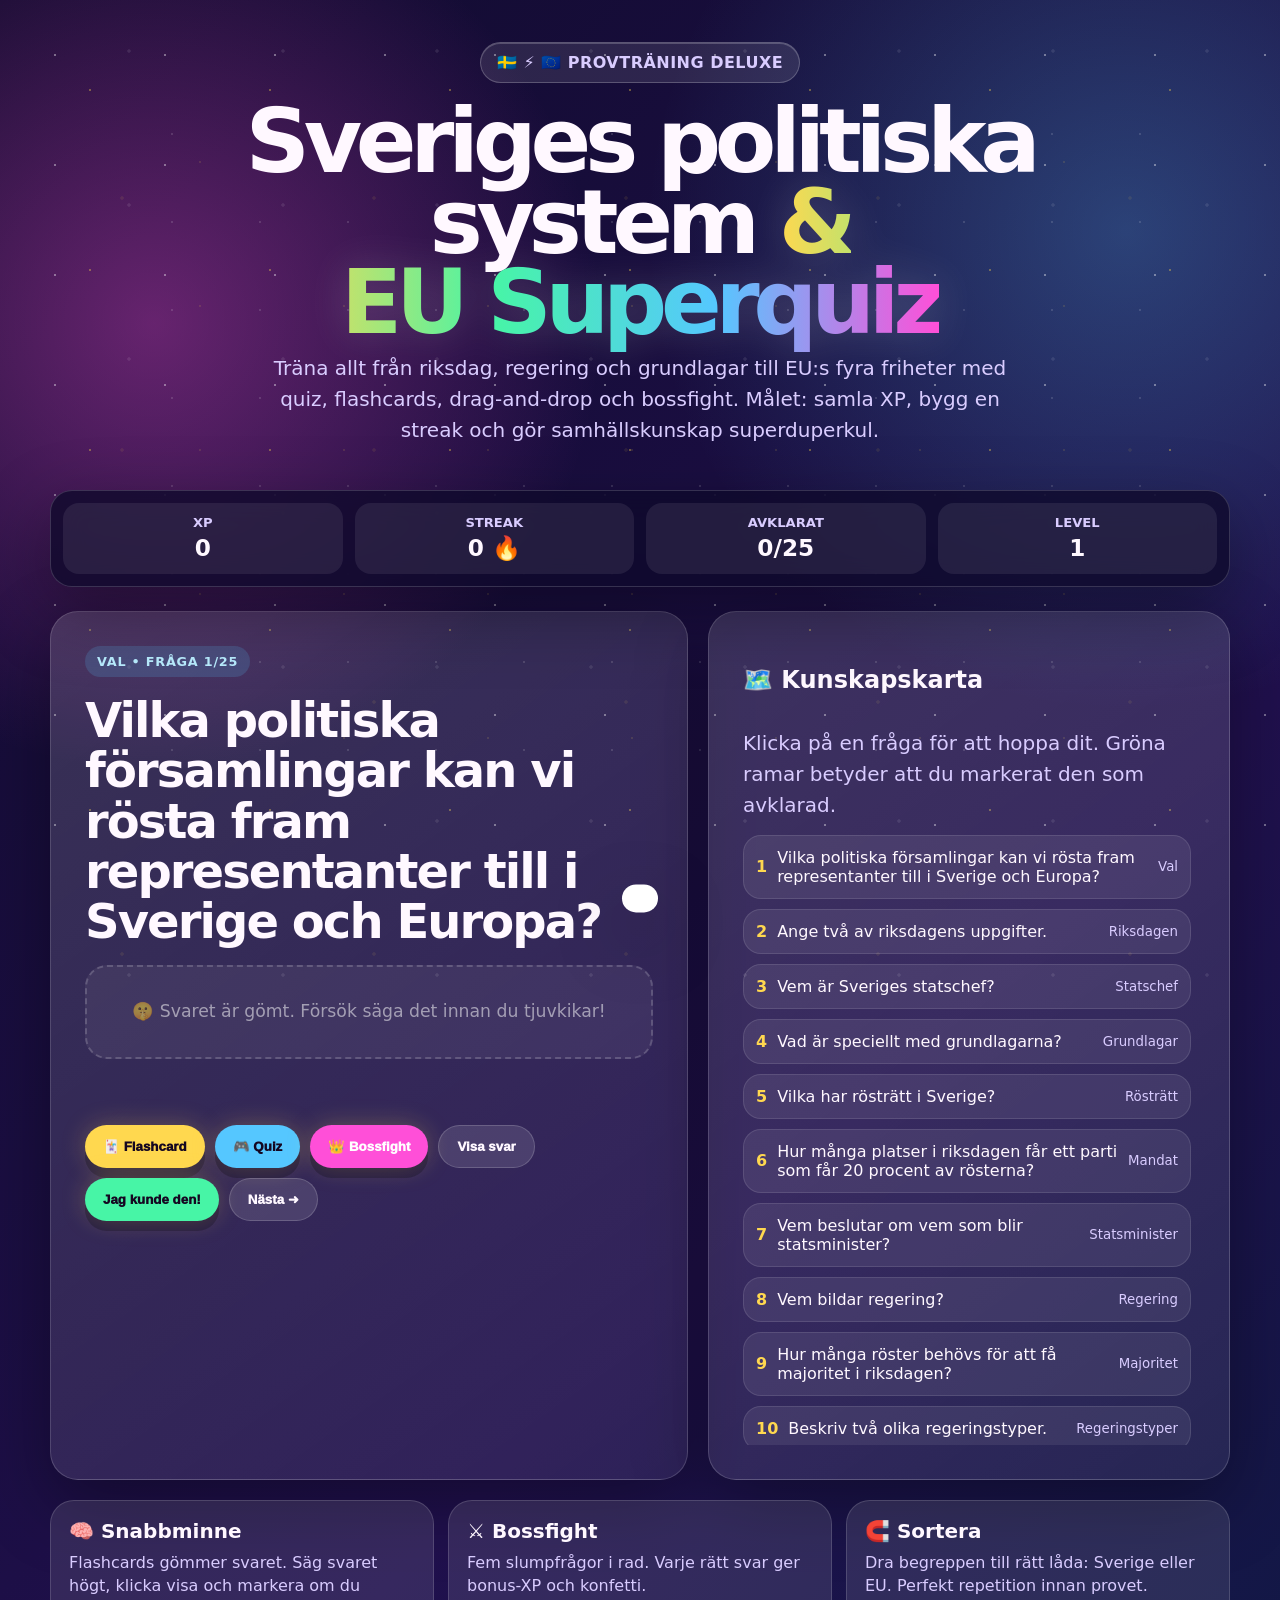
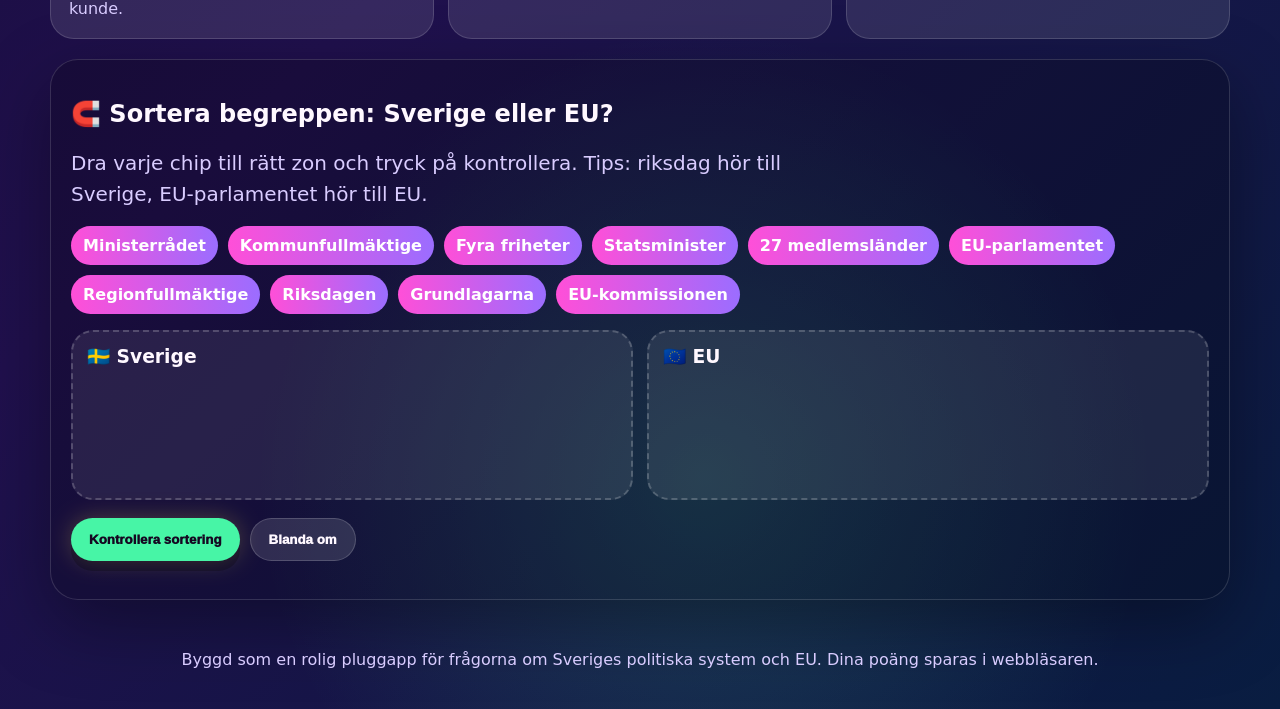
<file: sverige-eu-superquiz.html>
<!DOCTYPE html>
<html lang="sv">
<head>
  <meta charset="UTF-8">
  <meta name="viewport" content="width=device-width, initial-scale=1.0">
  <title>Sveriges politiska system & EU — Superquiz</title>
  <style>
    :root {
      --bg: #110b2e;
      --bg-2: #20104d;
      --card: rgba(255,255,255,.11);
      --card-strong: rgba(255,255,255,.18);
      --text: #fff8ff;
      --muted: #d9ccff;
      --pink: #ff4fd8;
      --yellow: #ffd84f;
      --green: #47f5a6;
      --blue: #55c7ff;
      --purple: #9b6dff;
      --danger: #ff6b6b;
      --shadow: 0 24px 70px rgba(0,0,0,.35);
      --radius: 28px;
      font-family: Inter, ui-rounded, "Comic Sans MS", system-ui, sans-serif;
    }

    * { box-sizing: border-box; }

    body {
      margin: 0;
      min-height: 100vh;
      color: var(--text);
      background:
        radial-gradient(circle at 12% 14%, rgba(255,79,216,.35), transparent 28rem),
        radial-gradient(circle at 88% 10%, rgba(85,199,255,.28), transparent 30rem),
        radial-gradient(circle at 55% 90%, rgba(71,245,166,.18), transparent 28rem),
        linear-gradient(135deg, var(--bg), var(--bg-2) 55%, #091d41);
      overflow-x: hidden;
    }

    .stars, .stars::before, .stars::after {
      position: fixed;
      inset: 0;
      pointer-events: none;
      background-image:
        radial-gradient(circle, rgba(255,255,255,.85) 0 1px, transparent 1.5px),
        radial-gradient(circle, rgba(255,216,79,.8) 0 1px, transparent 1.5px);
      background-size: 110px 110px, 180px 180px;
      animation: drift 18s linear infinite;
      opacity: .45;
    }

    .stars::before, .stars::after { content: ""; }
    .stars::before { transform: scale(1.4); animation-duration: 28s; opacity: .25; }
    .stars::after { transform: scale(.8); animation-duration: 12s; opacity: .35; }

    @keyframes drift { to { translate: -120px 120px; } }

    header {
      position: relative;
      padding: 42px clamp(18px, 4vw, 72px) 20px;
      text-align: center;
    }

    .badge {
      display: inline-flex;
      gap: 10px;
      align-items: center;
      padding: 10px 16px;
      border: 1px solid rgba(255,255,255,.22);
      border-radius: 999px;
      background: rgba(255,255,255,.1);
      box-shadow: inset 0 1px 0 rgba(255,255,255,.2);
      color: var(--muted);
      font-weight: 800;
      letter-spacing: .03em;
      text-transform: uppercase;
    }

    h1 {
      margin: 18px auto 10px;
      max-width: 1000px;
      font-size: clamp(2.2rem, 7vw, 5.7rem);
      line-height: .9;
      letter-spacing: -.07em;
      text-wrap: balance;
    }

    .rainbow {
      background: linear-gradient(90deg, var(--yellow), var(--green), var(--blue), var(--pink));
      -webkit-background-clip: text;
      background-clip: text;
      color: transparent;
      filter: drop-shadow(0 0 20px rgba(255,255,255,.18));
    }

    .intro {
      max-width: 760px;
      margin: 0 auto;
      color: var(--muted);
      font-size: clamp(1rem, 2.5vw, 1.25rem);
      line-height: 1.55;
    }

    main {
      position: relative;
      width: min(1180px, calc(100% - 28px));
      margin: 0 auto 50px;
    }

    .hud {
      position: sticky;
      top: 10px;
      z-index: 5;
      display: grid;
      grid-template-columns: repeat(4, 1fr);
      gap: 12px;
      margin: 24px 0;
      padding: 12px;
      border: 1px solid rgba(255,255,255,.16);
      border-radius: 22px;
      background: rgba(15,9,43,.78);
      backdrop-filter: blur(16px);
      box-shadow: var(--shadow);
    }

    .stat {
      padding: 12px;
      border-radius: 16px;
      background: rgba(255,255,255,.08);
      text-align: center;
    }

    .stat span { display: block; color: var(--muted); font-size: .82rem; font-weight: 800; text-transform: uppercase; }
    .stat strong { display: block; margin-top: 4px; font-size: 1.45rem; }

    .grid {
      display: grid;
      grid-template-columns: 1.1fr .9fr;
      gap: 20px;
      align-items: stretch;
    }

    .panel {
      border: 1px solid rgba(255,255,255,.17);
      border-radius: var(--radius);
      background: linear-gradient(145deg, rgba(255,255,255,.15), rgba(255,255,255,.07));
      box-shadow: var(--shadow);
      overflow: hidden;
    }

    .panel-inner { padding: clamp(18px, 4vw, 34px); }

    .mode-row {
      display: flex;
      flex-wrap: wrap;
      gap: 10px;
      margin: 18px 0;
    }

    button {
      border: 0;
      border-radius: 999px;
      padding: 13px 18px;
      color: #150721;
      background: var(--yellow);
      font-weight: 950;
      cursor: pointer;
      box-shadow: 0 10px 0 rgba(0,0,0,.22), 0 0 24px rgba(255,216,79,.25);
      transition: transform .15s ease, box-shadow .15s ease, filter .15s ease;
    }

    button:hover { transform: translateY(-2px) rotate(-1deg); filter: brightness(1.05); }
    button:active { transform: translateY(5px); box-shadow: 0 4px 0 rgba(0,0,0,.25); }
    button.secondary { background: var(--blue); }
    button.pink { background: var(--pink); color: white; }
    button.green { background: var(--green); }
    button.ghost { color: var(--text); background: rgba(255,255,255,.12); box-shadow: none; border: 1px solid rgba(255,255,255,.17); }

    .question-card {
      min-height: 390px;
      display: grid;
      align-content: center;
      gap: 18px;
    }

    .category {
      display: inline-flex;
      width: fit-content;
      padding: 8px 12px;
      border-radius: 999px;
      background: rgba(85,199,255,.17);
      color: #b9edff;
      font-weight: 900;
      text-transform: uppercase;
      letter-spacing: .06em;
      font-size: .8rem;
    }

    .question {
      margin: 0;
      font-size: clamp(1.6rem, 4vw, 3rem);
      line-height: 1.05;
      letter-spacing: -.04em;
    }

    .answer {
      min-height: 94px;
      padding: 18px;
      border-radius: 22px;
      background: rgba(0,0,0,.22);
      color: var(--muted);
      font-size: 1.08rem;
      line-height: 1.5;
    }

    .answer.hidden {
      display: grid;
      place-items: center;
      color: rgba(255,255,255,.52);
      border: 2px dashed rgba(255,255,255,.18);
      background: rgba(255,255,255,.06);
    }

    .answers {
      display: grid;
      gap: 12px;
      margin-top: 12px;
    }

    .choice {
      width: 100%;
      border-radius: 20px;
      padding: 16px;
      text-align: left;
      color: var(--text);
      background: rgba(255,255,255,.12);
      box-shadow: none;
      border: 1px solid rgba(255,255,255,.15);
    }

    .choice.correct { background: rgba(71,245,166,.24); border-color: var(--green); }
    .choice.wrong { background: rgba(255,107,107,.25); border-color: var(--danger); }

    .map {
      display: grid;
      gap: 14px;
    }

    .quest-list {
      display: grid;
      gap: 10px;
      max-height: 610px;
      overflow: auto;
      padding-right: 4px;
    }

    .quest-pill {
      display: grid;
      grid-template-columns: auto 1fr auto;
      gap: 10px;
      align-items: center;
      padding: 12px;
      border-radius: 18px;
      background: rgba(255,255,255,.08);
      border: 1px solid rgba(255,255,255,.11);
      cursor: pointer;
    }

    .quest-pill:hover { background: rgba(255,255,255,.14); }
    .quest-pill.done { border-color: rgba(71,245,166,.65); }
    .quest-pill b { color: var(--yellow); }
    .quest-pill small { color: var(--muted); }

    .mini-games {
      display: grid;
      grid-template-columns: repeat(3, 1fr);
      gap: 14px;
      margin: 20px 0;
    }

    .mini-card {
      padding: 18px;
      border-radius: 24px;
      background: rgba(255,255,255,.1);
      border: 1px solid rgba(255,255,255,.15);
    }

    .mini-card h3 { margin: 0 0 8px; font-size: 1.25rem; }
    .mini-card p { margin: 0; color: var(--muted); line-height: 1.45; }

    .arena {
      margin-top: 20px;
      padding: 20px;
      border-radius: var(--radius);
      background: rgba(0,0,0,.22);
      border: 1px solid rgba(255,255,255,.14);
    }

    .drop-grid {
      display: grid;
      grid-template-columns: repeat(2, minmax(0, 1fr));
      gap: 14px;
    }

    .drop-zone {
      min-height: 170px;
      padding: 14px;
      border-radius: 22px;
      background: rgba(255,255,255,.08);
      border: 2px dashed rgba(255,255,255,.2);
    }

    .drop-zone h3 { margin: 0 0 10px; }
    .chip-bank, .chip-stack { display: flex; flex-wrap: wrap; gap: 10px; }

    .chip {
      user-select: none;
      padding: 10px 12px;
      border-radius: 999px;
      background: linear-gradient(90deg, var(--pink), var(--purple));
      color: #fff;
      font-weight: 900;
      cursor: grab;
    }

    .chip.dragging { opacity: .45; }

    .toast {
      position: fixed;
      left: 50%;
      bottom: 24px;
      z-index: 20;
      transform: translateX(-50%) translateY(130%);
      max-width: min(92vw, 620px);
      padding: 14px 18px;
      border-radius: 18px;
      background: #fff;
      color: #21103f;
      font-weight: 950;
      box-shadow: var(--shadow);
      transition: transform .22s ease;
    }

    .toast.show { transform: translateX(-50%) translateY(0); }

    .confetti-piece {
      position: fixed;
      top: -20px;
      z-index: 30;
      width: 10px;
      height: 16px;
      border-radius: 3px;
      animation: confetti 1.35s linear forwards;
      pointer-events: none;
    }

    @keyframes confetti {
      to { translate: var(--x) 110vh; rotate: 720deg; opacity: .1; }
    }

    footer {
      position: relative;
      width: min(1180px, calc(100% - 28px));
      margin: 0 auto 40px;
      color: var(--muted);
      text-align: center;
    }

    @media (max-width: 860px) {
      .hud, .grid, .mini-games, .drop-grid { grid-template-columns: 1fr; }
      .hud { position: static; }
      .question-card { min-height: auto; }
    }
  </style>
</head>
<body>
  <div class="stars" aria-hidden="true"></div>
  <header>
    <div class="badge">🇸🇪 ⚡ 🇪🇺 Provträning deluxe</div>
    <h1>Sveriges politiska system <span class="rainbow">& EU Superquiz</span></h1>
    <p class="intro">Träna allt från riksdag, regering och grundlagar till EU:s fyra friheter med quiz, flashcards, drag-and-drop och bossfight. Målet: samla XP, bygg en streak och gör samhällskunskap superduperkul.</p>
  </header>

  <main>
    <section class="hud" aria-label="Spelstatus">
      <div class="stat"><span>XP</span><strong id="xp">0</strong></div>
      <div class="stat"><span>Streak</span><strong id="streak">0 🔥</strong></div>
      <div class="stat"><span>Avklarat</span><strong id="done">0/0</strong></div>
      <div class="stat"><span>Level</span><strong id="level">1</strong></div>
    </section>

    <section class="grid">
      <article class="panel">
        <div class="panel-inner question-card">
          <span class="category" id="category">Start</span>
          <h2 class="question" id="question">Redo att bli demokratininja?</h2>
          <div class="answer hidden" id="answer">Välj ett spelläge för att börja.</div>
          <div class="answers" id="answers"></div>
          <div class="mode-row">
            <button id="flashBtn">🃏 Flashcard</button>
            <button class="secondary" id="quizBtn">🎮 Quiz</button>
            <button class="pink" id="bossBtn">👑 Bossfight</button>
            <button class="ghost" id="revealBtn">Visa svar</button>
            <button class="green" id="gotItBtn">Jag kunde den!</button>
            <button class="ghost" id="nextBtn">Nästa ➜</button>
          </div>
        </div>
      </article>

      <aside class="panel">
        <div class="panel-inner map">
          <h2>🗺️ Kunskapskarta</h2>
          <p class="intro" style="text-align:left;margin:0">Klicka på en fråga för att hoppa dit. Gröna ramar betyder att du markerat den som avklarad.</p>
          <div class="quest-list" id="questList"></div>
        </div>
      </aside>
    </section>

    <section class="mini-games">
      <div class="mini-card"><h3>🧠 Snabbminne</h3><p>Flashcards gömmer svaret. Säg svaret högt, klicka visa och markera om du kunde.</p></div>
      <div class="mini-card"><h3>⚔️ Bossfight</h3><p>Fem slumpfrågor i rad. Varje rätt svar ger bonus-XP och konfetti.</p></div>
      <div class="mini-card"><h3>🧲 Sortera</h3><p>Dra begreppen till rätt låda: Sverige eller EU. Perfekt repetition innan provet.</p></div>
    </section>

    <section class="panel arena" aria-label="Sorteringsspel">
      <h2>🧲 Sortera begreppen: Sverige eller EU?</h2>
      <p class="intro" style="text-align:left;margin:0 0 16px">Dra varje chip till rätt zon och tryck på kontrollera. Tips: riksdag hör till Sverige, EU-parlamentet hör till EU.</p>
      <div class="chip-bank" id="chipBank"></div>
      <div class="drop-grid" style="margin-top:16px">
        <div class="drop-zone" data-zone="Sverige"><h3>🇸🇪 Sverige</h3><div class="chip-stack"></div></div>
        <div class="drop-zone" data-zone="EU"><h3>🇪🇺 EU</h3><div class="chip-stack"></div></div>
      </div>
      <div class="mode-row"><button class="green" id="checkSortBtn">Kontrollera sortering</button><button class="ghost" id="resetSortBtn">Blanda om</button></div>
    </section>
  </main>

  <footer>
    <p>Byggd som en rolig pluggapp för frågorna om Sveriges politiska system och EU. Dina poäng sparas i webbläsaren.</p>
  </footer>

  <div class="toast" id="toast" role="status" aria-live="polite"></div>

  <script>
    const cards = [
      { cat: 'Val', q: 'Vilka politiska församlingar kan vi rösta fram representanter till i Sverige och Europa?', a: 'I Sverige röstar vi till riksdagen, regionen och kommunen vart fjärde år. I Europa röstar vi till EU-parlamentet vart femte år.' },
      { cat: 'Riksdagen', q: 'Ange två av riksdagens uppgifter.', a: 'Riksdagen stiftar lagar, beslutar om statens budget, utser statsminister och granskar regeringen.' },
      { cat: 'Statschef', q: 'Vem är Sveriges statschef?', a: 'Sveriges statschef är kungen.' },
      { cat: 'Grundlagar', q: 'Vad är speciellt med grundlagarna?', a: 'Grundlagarna reglerar Sveriges demokratiska system, är svåra att ändra och andra lagar får inte strida mot dem. Två riksdagar måste fatta beslut med ett val emellan.' },
      { cat: 'Rösträtt', q: 'Vilka har rösträtt i Sverige?', a: 'Svenska medborgare som fyllt 18 år senast på valdagen. I kommun- och regionval kan även vissa bosatta rösta, till exempel efter tre års bosättning i kommunen.' },
      { cat: 'Mandat', q: 'Hur många platser i riksdagen får ett parti som får 20 procent av rösterna?', a: '20 procent av 349 mandat är ungefär 70 platser.' },
      { cat: 'Statsminister', q: 'Vem beslutar om vem som blir statsminister?', a: 'Riksdagen utser statsminister.' },
      { cat: 'Regering', q: 'Vem bildar regering?', a: 'Statsministern bildar regering. Regeringens medlemmar kallas ministrar eller statsråd.' },
      { cat: 'Majoritet', q: 'Hur många röster behövs för att få majoritet i riksdagen?', a: 'Det behövs 175 röster av riksdagens 349 ledamöter.' },
      { cat: 'Regeringstyper', q: 'Beskriv två olika regeringstyper.', a: 'Majoritetsregering har stöd av mer än hälften av ledamöterna. Minoritetsregering saknar egen majoritet och måste komma överens med andra partier. Samlingsregering innebär att flera eller alla partier går ihop, vilket är ovanligt.' },
      { cat: 'Parlamentarism', q: 'Vad är parlamentarism?', a: 'Parlamentarism betyder att regeringen måste accepteras av riksdagen. Riksdagen är Sveriges parlament.' },
      { cat: 'Lagförslag', q: 'Vad är en proposition?', a: 'En proposition är ett lagförslag från regeringen.' },
      { cat: 'Lagförslag', q: 'Vad är en motion?', a: 'En motion är ett förslag från en eller flera riksdagsledamöter.' },
      { cat: 'Utskott', q: 'Namnge tre utskott.', a: 'Exempel: utbildningsutskottet, trafikutskottet och försvarsutskottet.' },
      { cat: 'Departement', q: 'Namnge tre departement.', a: 'Exempel: utbildningsdepartementet, försvarsdepartementet och kulturdepartementet.' },
      { cat: 'Förvaltning', q: 'Vilket syfte har förvaltningen?', a: 'Förvaltningen genomför politiska beslut. Regeringen ger förvaltningen uppdrag som ska genomföras.' },
      { cat: 'Kommun & region', q: 'Vad heter den beslutande församlingen i en kommun och i en region?', a: 'I en kommun heter den kommunfullmäktige. I en region heter den regionfullmäktige.' },
      { cat: 'Grundlagar', q: 'Vilka är de fyra grundlagarna?', a: 'Regeringsformen, successionsordningen, tryckfrihetsförordningen och yttrandefrihetsgrundlagen.' },
      { cat: 'EU-idé', q: 'Vilken är den bakomliggande idén med EU?', a: 'Tanken är att länder som handlar och samarbetar med varandra inte krigar med varandra.' },
      { cat: 'EU', q: 'Hur många medlemsstater har EU?', a: 'EU har 27 medlemsländer.' },
      { cat: 'EU-institutioner', q: 'Vilka tre institutioner inom EU har stor makt?', a: 'Ministerrådet, EU-kommissionen och EU-parlamentet.' },
      { cat: 'EU-parlamentet', q: 'Hur utses politikerna i EU-parlamentet?', a: 'De väljs i allmänna val vart femte år i varje EU-land.' },
      { cat: 'EU:s friheter', q: 'Vilka är EU:s fyra friheter? Beskriv en av dem.', a: 'De fyra friheterna är varor, tjänster, kapital och människor. Människor får till exempel arbeta och bosätta sig i andra EU-länder utan visum och arbetstillstånd.' },
      { cat: 'EU-debatt', q: 'Ange några för- och nackdelar med EU.', a: 'Fördelar: enklare att bo, arbeta och handla i andra EU-länder samt bättre villkor för företag. Nackdelar: beslut flyttas från Sverige och öppna gränser kan underlätta gränsöverskridande kriminalitet.' },
      { cat: 'Rättsstat', q: 'Vilka länder får kritik för att inte följa rättsstatsprincipen? Varför?', a: 'Ungern har kritiserats för brister kring mänskliga rättigheter och rättsstat. Polen har också fått kritik, bland annat kopplat till hbtq-frågor och rättsväsendets oberoende.' }
    ];

    const sortItems = [
      ['Riksdagen', 'Sverige'], ['Kommunfullmäktige', 'Sverige'], ['Regionfullmäktige', 'Sverige'], ['Grundlagarna', 'Sverige'], ['Statsminister', 'Sverige'], ['EU-parlamentet', 'EU'], ['EU-kommissionen', 'EU'], ['Ministerrådet', 'EU'], ['Fyra friheter', 'EU'], ['27 medlemsländer', 'EU']
    ];

    const state = JSON.parse(localStorage.getItem('superquiz-state') || '{"xp":0,"streak":0,"done":[]}');
    let current = 0;
    let mode = 'flash';
    let bossLeft = 0;

    const el = id => document.getElementById(id);
    const random = max => Math.floor(Math.random() * max);

    function save() { localStorage.setItem('superquiz-state', JSON.stringify(state)); }

    function updateHud() {
      el('xp').textContent = state.xp;
      el('streak').textContent = `${state.streak} 🔥`;
      el('done').textContent = `${state.done.length}/${cards.length}`;
      el('level').textContent = Math.max(1, Math.floor(state.xp / 120) + 1);
      renderQuestList();
    }

    function toast(message) {
      el('toast').textContent = message;
      el('toast').classList.add('show');
      clearTimeout(window.toastTimer);
      window.toastTimer = setTimeout(() => el('toast').classList.remove('show'), 2200);
    }

    function confetti() {
      const colors = ['#ff4fd8', '#ffd84f', '#47f5a6', '#55c7ff', '#9b6dff'];
      for (let i = 0; i < 48; i++) {
        const piece = document.createElement('span');
        piece.className = 'confetti-piece';
        piece.style.left = `${random(100)}vw`;
        piece.style.background = colors[random(colors.length)];
        piece.style.setProperty('--x', `${random(240) - 120}px`);
        piece.style.animationDelay = `${Math.random() * .25}s`;
        document.body.appendChild(piece);
        setTimeout(() => piece.remove(), 1700);
      }
    }

    function renderCard(showAnswer = false) {
      const card = cards[current];
      el('category').textContent = `${card.cat} • fråga ${current + 1}/${cards.length}`;
      el('question').textContent = card.q;
      el('answers').innerHTML = '';
      el('answer').className = showAnswer ? 'answer' : 'answer hidden';
      el('answer').textContent = showAnswer ? card.a : '🤫 Svaret är gömt. Försök säga det innan du tjuvkikar!';
    }

    function renderQuiz() {
      mode = 'quiz';
      const card = cards[current];
      renderCard(false);
      el('answer').textContent = 'Välj rätt svar!';
      const wrong = cards.filter((_, i) => i !== current).sort(() => Math.random() - .5).slice(0, 3).map(c => c.a);
      const choices = [card.a, ...wrong].sort(() => Math.random() - .5);
      el('answers').innerHTML = choices.map(choice => `<button class="choice">${choice}</button>`).join('');
      [...document.querySelectorAll('.choice')].forEach(btn => btn.addEventListener('click', () => checkChoice(btn, card.a)));
    }

    function checkChoice(button, correct) {
      const ok = button.textContent === correct;
      [...document.querySelectorAll('.choice')].forEach(btn => {
        btn.disabled = true;
        if (btn.textContent === correct) btn.classList.add('correct');
      });
      if (ok) {
        state.xp += bossLeft ? 35 : 20;
        state.streak += 1;
        markDone(false);
        confetti();
        toast(bossLeft ? 'BOSSEN TAPPADE HP! +35 XP 👑' : 'Rätt! +20 XP 🎉');
      } else {
        button.classList.add('wrong');
        state.streak = 0;
        toast('Nästan! Läs gröna svaret och testa igen 💪');
      }
      save();
      updateHud();
      if (bossLeft) {
        bossLeft -= 1;
        setTimeout(() => bossLeft ? next(true) : toast('Bossfight klar! Du är en demokratihjälte 🏆'), 1200);
      }
    }

    function markDone(withReward = true) {
      if (!state.done.includes(current)) {
        state.done.push(current);
        if (withReward) state.xp += 15;
      }
      if (withReward) {
        state.streak += 1;
        toast('Snyggt! Frågan är avklarad +15 XP 🌟');
        confetti();
      }
      save();
      updateHud();
    }

    function next(asQuiz = false) {
      current = bossLeft ? random(cards.length) : (current + 1) % cards.length;
      asQuiz || mode === 'quiz' ? renderQuiz() : renderCard(false);
    }

    function renderQuestList() {
      el('questList').innerHTML = cards.map((card, i) => `
        <div class="quest-pill ${state.done.includes(i) ? 'done' : ''}" data-index="${i}">
          <b>${i + 1}</b><span>${card.q}</span><small>${card.cat}</small>
        </div>
      `).join('');
      [...document.querySelectorAll('.quest-pill')].forEach(pill => pill.addEventListener('click', () => {
        current = Number(pill.dataset.index);
        mode === 'quiz' ? renderQuiz() : renderCard(false);
      }));
    }

    function buildSortGame() {
      const bank = el('chipBank');
      bank.innerHTML = '';
      document.querySelectorAll('.chip-stack').forEach(stack => stack.innerHTML = '');
      sortItems.sort(() => Math.random() - .5).forEach(([label, zone]) => {
        const chip = document.createElement('span');
        chip.className = 'chip';
        chip.textContent = label;
        chip.draggable = true;
        chip.dataset.zone = zone;
        bank.appendChild(chip);
      });
      bindDrag();
    }

    function bindDrag() {
      document.querySelectorAll('.chip').forEach(chip => {
        chip.addEventListener('dragstart', event => {
          chip.classList.add('dragging');
          event.dataTransfer.setData('text/plain', chip.textContent);
        });
        chip.addEventListener('dragend', () => chip.classList.remove('dragging'));
      });
      document.querySelectorAll('.drop-zone, #chipBank').forEach(zone => {
        zone.addEventListener('dragover', event => event.preventDefault());
        zone.addEventListener('drop', event => {
          event.preventDefault();
          const dragging = document.querySelector('.dragging');
          const targetStack = zone.querySelector('.chip-stack') || zone;
          if (dragging) targetStack.appendChild(dragging);
        });
      });
    }

    function checkSort() {
      let correct = 0;
      document.querySelectorAll('.drop-zone').forEach(zone => {
        zone.querySelectorAll('.chip').forEach(chip => {
          if (chip.dataset.zone === zone.dataset.zone) correct += 1;
        });
      });
      if (correct === sortItems.length) {
        state.xp += 50;
        state.streak += 1;
        save();
        updateHud();
        confetti();
        toast('Perfekt sortering! +50 XP 🧲🏆');
      } else {
        state.streak = 0;
        save();
        updateHud();
        toast(`${correct}/${sortItems.length} rätt. Flytta chipsen och försök igen!`);
      }
    }

    el('flashBtn').addEventListener('click', () => { mode = 'flash'; bossLeft = 0; renderCard(false); toast('Flashcard-läge aktiverat 🃏'); });
    el('quizBtn').addEventListener('click', () => { bossLeft = 0; renderQuiz(); toast('Quiz-läge aktiverat 🎮'); });
    el('bossBtn').addEventListener('click', () => { bossLeft = 5; current = random(cards.length); renderQuiz(); toast('Bossfight! 5 frågor. Kör! 👑'); });
    el('revealBtn').addEventListener('click', () => renderCard(true));
    el('gotItBtn').addEventListener('click', () => markDone(true));
    el('nextBtn').addEventListener('click', () => next(false));
    el('checkSortBtn').addEventListener('click', checkSort);
    el('resetSortBtn').addEventListener('click', buildSortGame);

    renderCard(false);
    updateHud();
    buildSortGame();
  </script>
</body>
</html>
</file>
